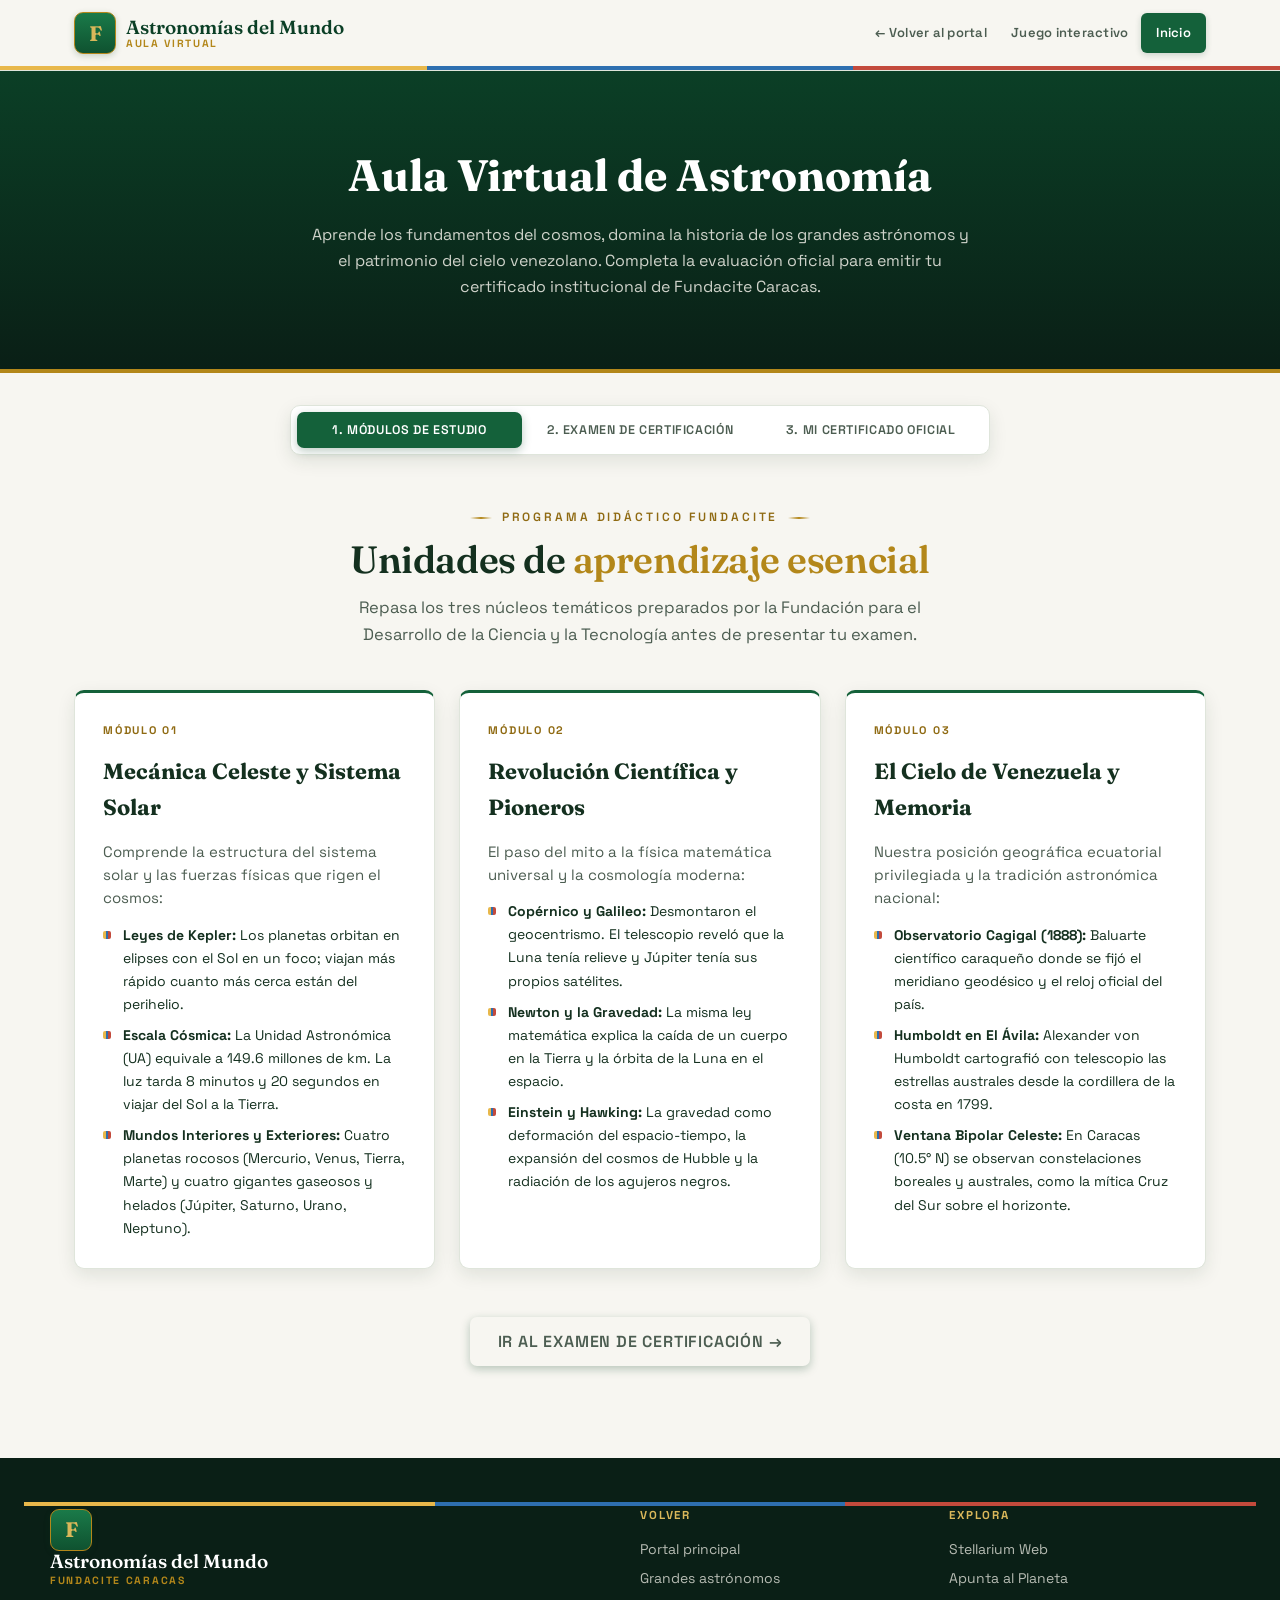
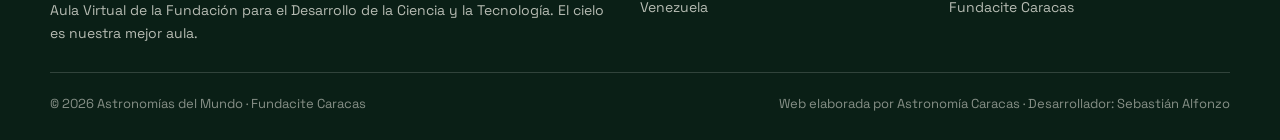
<file: aula.html>
<!DOCTYPE html>
<html lang="es" dir="ltr">
<head>
    <meta charset="UTF-8">
    <meta name="viewport" content="width=device-width, initial-scale=1.0">
    <title>Aula Virtual · Astronomías del Mundo · Fundacite Caracas</title>
    <meta name="description" content="Aula Virtual de Astronomía de Fundacite Caracas. Apartado en desarrollo: prueba unas preguntas básicas de astronomía.">
    <link rel="preconnect" href="https://fonts.googleapis.com">
    <link rel="preconnect" href="https://fonts.gstatic.com" crossorigin>
    <link href="https://fonts.googleapis.com/css2?family=Fraunces:ital,wght@0,500;0,600;0,700;1,500;1,600&family=Space+Grotesk:wght@400;500;600;700&family=IBM+Plex+Mono:wght@500&display=swap" rel="stylesheet">
    <meta name="theme-color" content="#f6f4ee">
    <link rel="stylesheet" href="css/style.css">
</head>
<body id="aula-pagina">
    <a class="skip-link" href="#sondeo">Saltar al contenido</a>

    <!-- ============ CABECERA ============ -->
    <header class="site-header">
        <div class="header-inner">
            <a class="brand" href="index.html">
                <span class="brand-mark" aria-hidden="true">F</span>
                <span class="brand-name">Astronomías del Mundo<span class="brand-sub">Aula Virtual</span></span>
            </a>
            <nav class="main-nav" aria-label="Navegación">
                <a href="index.html">← Volver al portal</a>
                <a href="juego.html">Juego interactivo</a>
                <a class="nav-cta" href="index.html">Inicio</a>
            </nav>
            <button class="menu-toggle" type="button" aria-label="Abrir menú">☰</button>
        </div>
    </header>

    <!-- ============ INTRO ============ -->
    <section class="aula-hero">
        <h1>Aula Virtual de Astronomía</h1>
        <p>Aprende los fundamentos del cosmos, domina la historia de los grandes astrónomos y el patrimonio del cielo venezolano. Completa la evaluación oficial para emitir tu certificado institucional de Fundacite Caracas.</p>
    </section>

    <!-- ============ PESTAÑAS DEL AULA ============ -->
    <div class="container" style="padding-top:32px;">
        <div class="aula-tabs" role="tablist">
            <button class="aula-tab active" data-tab="tab-modulos" type="button">1. Módulos de Estudio</button>
            <button class="aula-tab" data-tab="tab-examen" type="button">2. Examen de Certificación</button>
            <button class="aula-tab" data-tab="tab-cert" type="button">3. Mi Certificado Oficial</button>
        </div>
    </div>

    <!-- ============ CONTENIDO PRINCIPAL DEL AULA ============ -->
    <main id="sondeo" class="container" style="padding:10px 24px 72px">

        <!-- PANEL 1: MÓDULOS DE ESTUDIO -->
        <div class="aula-panel active" id="tab-modulos">
            <div class="section-head">
                <span class="section-eyebrow">Programa Didáctico Fundacite</span>
                <h2>Unidades de <span class="accent">aprendizaje esencial</span></h2>
                <p>Repasa los tres núcleos temáticos preparados por la Fundación para el Desarrollo de la Ciencia y la Tecnología antes de presentar tu examen.</p>
            </div>

            <div class="modulos-grid">
                <div class="modulo-card">
                    <span class="modulo-num">Módulo 01</span>
                    <h3>Mecánica Celeste y Sistema Solar</h3>
                    <p>Comprende la estructura del sistema solar y las fuerzas físicas que rigen el cosmos:</p>
                    <ul class="modulo-puntos">
                        <li><b>Leyes de Kepler:</b> Los planetas orbitan en elipses con el Sol en un foco; viajan más rápido cuanto más cerca están del perihelio.</li>
                        <li><b>Escala Cósmica:</b> La Unidad Astronómica (UA) equivale a 149.6 millones de km. La luz tarda 8 minutos y 20 segundos en viajar del Sol a la Tierra.</li>
                        <li><b>Mundos Interiores y Exteriores:</b> Cuatro planetas rocosos (Mercurio, Venus, Tierra, Marte) y cuatro gigantes gaseosos y helados (Júpiter, Saturno, Urano, Neptuno).</li>
                    </ul>
                </div>

                <div class="modulo-card">
                    <span class="modulo-num">Módulo 02</span>
                    <h3>Revolución Científica y Pioneros</h3>
                    <p>El paso del mito a la física matemática universal y la cosmología moderna:</p>
                    <ul class="modulo-puntos">
                        <li><b>Copérnico y Galileo:</b> Desmontaron el geocentrismo. El telescopio reveló que la Luna tenía relieve y Júpiter tenía sus propios satélites.</li>
                        <li><b>Newton y la Gravedad:</b> La misma ley matemática explica la caída de un cuerpo en la Tierra y la órbita de la Luna en el espacio.</li>
                        <li><b>Einstein y Hawking:</b> La gravedad como deformación del espacio-tiempo, la expansión del cosmos de Hubble y la radiación de los agujeros negros.</li>
                    </ul>
                </div>

                <div class="modulo-card">
                    <span class="modulo-num">Módulo 03</span>
                    <h3>El Cielo de Venezuela y Memoria</h3>
                    <p>Nuestra posición geográfica ecuatorial privilegiada y la tradición astronómica nacional:</p>
                    <ul class="modulo-puntos">
                        <li><b>Observatorio Cagigal (1888):</b> Baluarte científico caraqueño donde se fijó el meridiano geodésico y el reloj oficial del país.</li>
                        <li><b>Humboldt en El Ávila:</b> Alexander von Humboldt cartografió con telescopio las estrellas australes desde la cordillera de la costa en 1799.</li>
                        <li><b>Ventana Bipolar Celeste:</b> En Caracas (10.5° N) se observan constelaciones boreales y australes, como la mítica Cruz del Sur sobre el horizonte.</li>
                    </ul>
                </div>
            </div>

            <div style="text-align:center; margin-top:20px;">
                <button class="btn btn-primary aula-tab" data-tab="tab-examen" type="button" style="padding:14px 28px; font-size:16px;">
                    Ir al Examen de Certificación →
                </button>
            </div>
        </div>

        <!-- PANEL 2: EXAMEN DE CERTIFICACIÓN -->
        <div class="aula-panel" id="tab-examen">
            <div class="section-head">
                <span class="section-eyebrow">Evaluación Oficial</span>
                <h2>Examen de <span class="accent">Conocimientos Astronómicos</span></h2>
                <p>Diez preguntas para validar tu aprendizaje. Aprueba con 80% o más (mínimo 8 aciertos) para desbloquear y personalizar tu Certificado de Honor oficial.</p>
            </div>

            <div class="unidad">
                <div class="unidad-head">
                    <span class="unidad-num">Examen Oficial FDC-01</span>
                    <h2>Evaluación Teórica · Astronomías del Mundo</h2>
                </div>
                <div class="preguntas" id="preguntas"></div>
                <div class="unidad-acciones">
                    <button class="btn-check" id="sondeo-check" type="button">Comprobar respuestas</button>
                    <button class="btn-retry" id="sondeo-retry" type="button">Reintentar examen</button>
                    <span class="unidad-nota" id="sondeo-nota"></span>
                </div>

                <div id="cert-unlock-banner" style="display:none; margin-top:24px; padding:20px; background:var(--card); border:2px solid var(--gold); border-radius:12px; text-align:center;">
                    <span style="font-size:32px;">✦</span>
                    <h3 style="font-family:var(--serif); font-size:22px; color:var(--ink); margin:8px 0;">¡Felicitaciones! Has aprobado con excelencia</h3>
                    <p style="font-size:15px; color:var(--ink-soft); margin-bottom:16px;">Tu nota califica para la emisión del Diploma Oficial de Fundacite Caracas.</p>
                    <button class="btn btn-gold aula-tab" data-tab="tab-cert" type="button">
                        Ver y emitir mi Certificado Oficial
                    </button>
                </div>
            </div>
        </div>

        <!-- PANEL 3: CERTIFICADO OFICIAL -->
        <div class="aula-panel" id="tab-cert">
            <div class="section-head">
                <span class="section-eyebrow">Acreditación Oficial</span>
                <h2>Certificado <span class="accent">de Honor Fundacite</span></h2>
                <p>Ingresa tu nombre y apellido para plasmarlo en tu diploma. Puedes imprimirlo o guardarlo como documento digital en PDF.</p>
            </div>

            <div class="cert-container">
                <div style="max-width:480px; margin:0 auto 28px; text-align:center;">
                    <label for="cert-input-name" style="display:block; font-weight:700; font-size:14px; margin-bottom:8px; color:var(--ink);">
                        Nombre y Apellido del Estudiante:
                    </label>
                    <input type="text" id="cert-input-name" placeholder="Ej: Sebastián Alfonzo" style="width:100%; padding:12px 18px; border:2px solid var(--gold); border-radius:999px; font-size:16px; text-align:center; font-family:var(--serif); font-weight:700; color:var(--ink); background:var(--card);">
                </div>

                <!-- DIPLOMA IMPRIMIBLE -->
                <div class="cert-paper" id="cert-print-area">
                    <div class="cert-corner cert-c-tl" aria-hidden="true"></div>
                    <div class="cert-corner cert-c-tr" aria-hidden="true"></div>
                    <div class="cert-corner cert-c-bl" aria-hidden="true"></div>
                    <div class="cert-corner cert-c-br" aria-hidden="true"></div>

                    <div class="cert-seal" aria-hidden="true">✦</div>
                    <p class="cert-institution">Fundación para el Desarrollo de la Ciencia y la Tecnología · Fundacite Caracas</p>
                    <h2 class="cert-title">DIPLOMA DE RECONOCIMIENTO EN ASTRONOMÍA</h2>
                    <p class="cert-subtitle">Programa Educativo y Divulgativo «Astronomías del Mundo»</p>

                    <p class="cert-awarded-to">Certifica con honor que:</p>
                    <div class="cert-student-name" id="cert-target-name">Nombre del Estudiante</div>

                    <p class="cert-body-text">
                        Ha completado satisfactoriamente el itinerario de formación astronómica, demostrando solvencia teórica en mecánica celeste, historia de los grandes astrónomos de la humanidad y el patrimonio astronómico de Venezuela.
                    </p>

                    <div class="cert-signatures">
                        <div class="cert-sign-col">
                            <div class="cert-signature-line">Dirección de Divulgación Científica</div>
                            <span class="cert-sign-role">Fundacite Caracas</span>
                        </div>
                        <div class="cert-sign-col">
                            <div class="cert-signature-line">Coordinación de Semilleros Científicos</div>
                            <span class="cert-sign-role">Caracas, Venezuela</span>
                        </div>
                    </div>

                    <div class="cert-meta">
                        <span><b>Fecha de Emisión:</b> <span id="cert-target-date">Septiembre de 2026</span></span>
                        <span><b>Código de Verificación:</b> <span id="cert-target-folio">FDC-CARACAS-2026-X77</span></span>
                    </div>
                </div>

                <div class="cert-actions-bar">
                    <button class="btn btn-primary" id="cert-print-btn" type="button">
                        Imprimir / Guardar en PDF
                    </button>
                    <button class="btn btn-gold aula-tab" data-tab="tab-modulos" type="button">
                        ← Volver a los Módulos
                    </button>
                </div>
            </div>
        </div>

    </main>

    <!-- ============ PIE ============ -->
    <footer class="footer">
        <div class="footer-inner">
            <div class="footer-grid">
                <div class="footer-about">
                    <a class="brand" href="index.html" style="margin-right:auto">
                        <span class="brand-mark" aria-hidden="true">F</span>
                        <span class="brand-name" style="color:#fff">Astronomías del Mundo<span class="brand-sub">Fundacite Caracas</span></span>
                    </a>
                    <p>Aula Virtual de la Fundación para el Desarrollo de la Ciencia y la Tecnología. El cielo es nuestra mejor aula.</p>
                </div>
                <div>
                    <h4>Volver</h4>
                    <a href="index.html">Portal principal</a>
                    <a href="index.html#astronomos">Grandes astrónomos</a>
                    <a href="index.html#venezuela">Venezuela</a>
                </div>
                <div>
                    <h4>Explora</h4>
                    <a href="https://stellarium-web.org/" target="_blank" rel="noopener">Stellarium Web</a>
                    <a href="juego.html">Apunta al Planeta</a>
                    <a href="https://fundacite-caracas.com/" target="_blank" rel="noopener">Fundacite Caracas</a>
                </div>
            </div>
            <div class="footer-bottom">
                <span>© <span id="year">2026</span> Astronomías del Mundo · Fundacite Caracas</span>
                <span>Web elaborada por Astronomía Caracas · Desarrollador: Sebastián Alfonzo</span>
            </div>
        </div>
    </footer>

    <script src="js/main.js" defer></script>
</body>
</html>
</file>
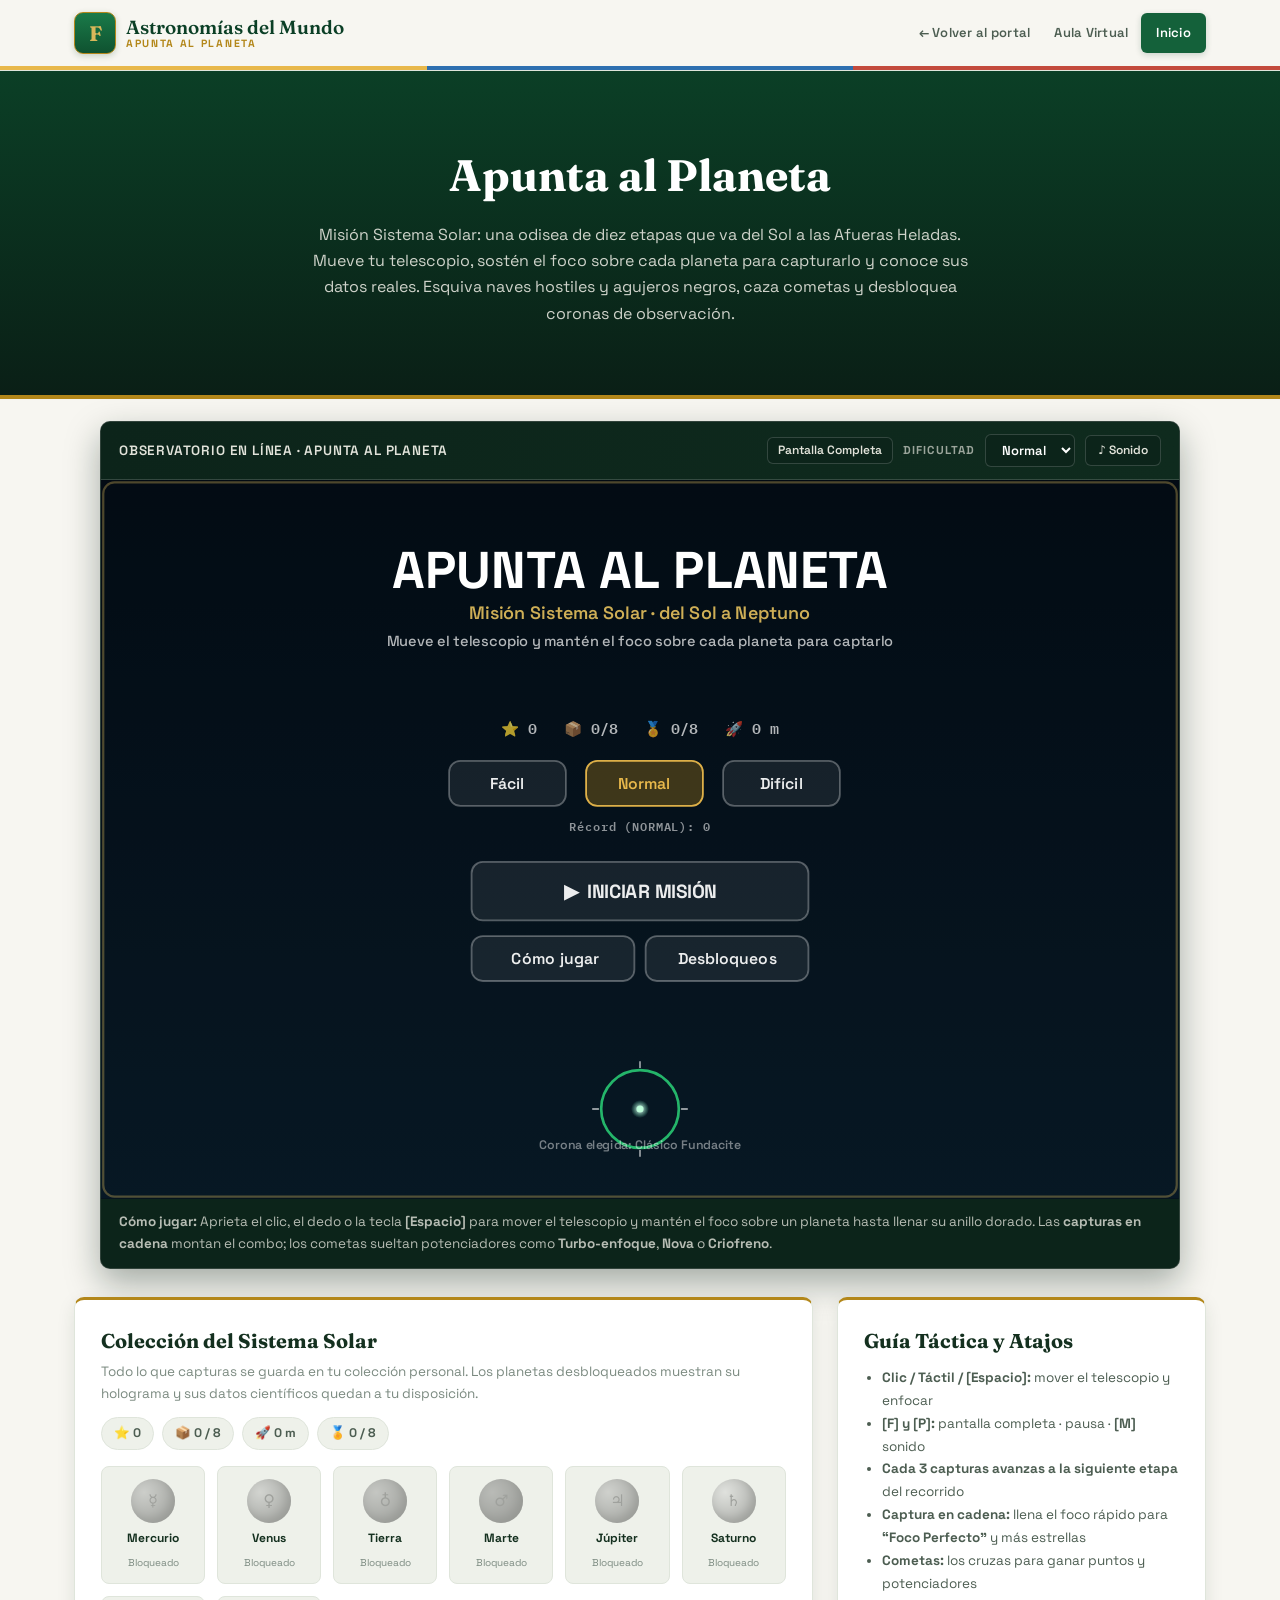
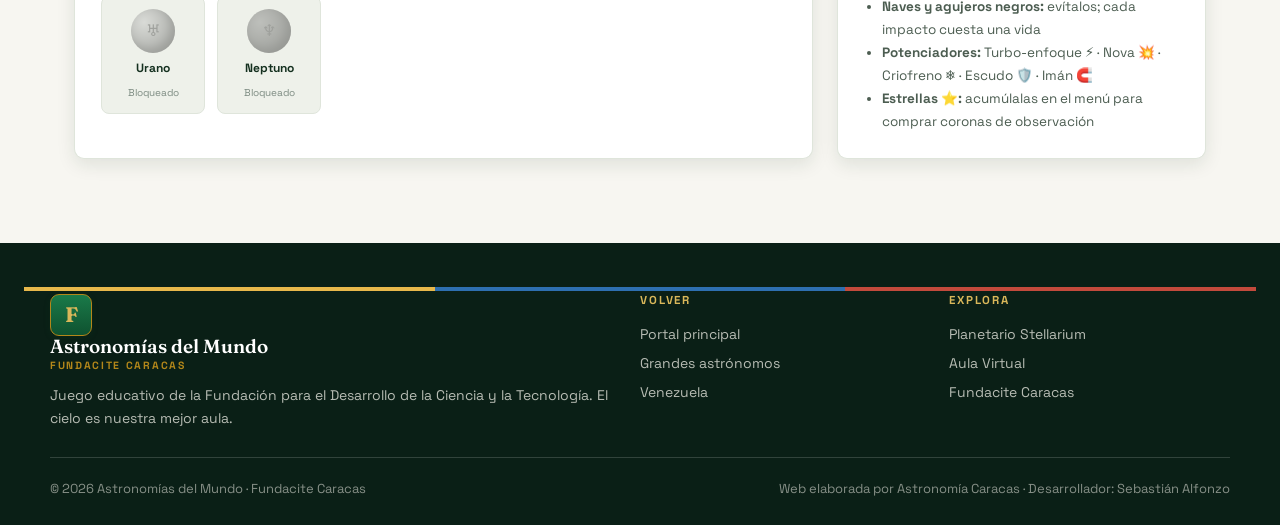
<file: juego.html>
<!DOCTYPE html>
<html lang="es" dir="ltr">
<head>
    <meta charset="UTF-8">
    <meta name="viewport" content="width=device-width, initial-scale=1.0">
    <title>Apunta al Planeta · Misión Sistema Solar · Astronomías del Mundo</title>
    <meta name="description" content="Misión Sistema Solar, el juego astronómico de Fundacite Caracas: viaja del Sol a Neptuno, enfoca los planetas con tu telescopio, aprende ciencia real, esquiva naves y agujeros negros y desbloquea coronas de observación.">
    <link rel="preconnect" href="https://fonts.googleapis.com">
    <link rel="preconnect" href="https://fonts.gstatic.com" crossorigin>
    <link href="https://fonts.googleapis.com/css2?family=Fraunces:ital,wght@0,500;0,600;0,700;1,500;1,600&family=Space+Grotesk:wght@400;500;600;700&family=IBM+Plex+Mono:wght@500&display=swap" rel="stylesheet">
    <meta name="theme-color" content="#f6f4ee">
    <link rel="stylesheet" href="css/style.css">
</head>
<body id="juego-pagina">
    <a class="skip-link" href="#juego">Saltar al contenido</a>

    <!-- ============ CABECERA ============ -->
    <header class="site-header">
        <div class="header-inner">
            <a class="brand" href="index.html">
                <span class="brand-mark" aria-hidden="true">F</span>
                <span class="brand-name">Astronomías del Mundo<span class="brand-sub">Apunta al Planeta</span></span>
            </a>
            <nav class="main-nav" aria-label="Navegación">
                <a href="index.html">← Volver al portal</a>
                <a href="aula.html">Aula Virtual</a>
                <a class="nav-cta" href="index.html">Inicio</a>
            </nav>
            <button class="menu-toggle" type="button" aria-label="Abrir menú">☰</button>
        </div>
    </header>

    <!-- ============ INTRO ============ -->
    <section class="aula-hero">
        <h1>Apunta al Planeta</h1>
        <p>Misión Sistema Solar: una odisea de diez etapas que va del Sol a las Afueras Heladas. Mueve tu telescopio, sostén el foco sobre cada planeta para capturarlo y conoce sus datos reales. Esquiva naves hostiles y agujeros negros, caza cometas y desbloquea coronas de observación.</p>
    </section>

    <!-- ============ JUEGO ============ -->
    <main id="juego" class="container" style="padding:22px 24px 64px">
        <div class="sky-frame">
            <div class="sky-frame-head">
                <span>Observatorio en línea · Apunta al Planeta</span>
                <span class="juego-controls">
                    <button id="game-fullscreen" type="button" class="action-pill-btn" style="padding:4px 10px; font-size:12px;" aria-label="Pantalla completa">Pantalla Completa</button>
                    <label for="game-dif" class="dif-label">Dificultad</label>
                    <select id="game-dif" aria-label="Dificultad">
                        <option value="0">Fácil</option>
                        <option value="1" selected>Normal</option>
                        <option value="2">Difícil</option>
                    </select>
                    <button id="game-sound" type="button" aria-label="Silenciar sonido">Sonido</button>
                </span>
            </div>
            <div class="juego-canvas-wrap">
                <canvas id="game-canvas" width="960" height="640" tabindex="0" aria-label="Juego Apunta al Planeta: Misión Sistema Solar. Apunta y captura los planetas">Tu navegador no soporta este juego.</canvas>
            </div>
            <p class="sky-hint"><b>Cómo jugar:</b> Aprieta el clic, el dedo o la tecla <b>[Espacio]</b> para mover el telescopio y mantén el foco sobre un planeta hasta llenar su anillo dorado. Las <b>capturas en cadena</b> montan el combo; los cometas sueltan potenciadores como <b>Turbo-enfoque</b>, <b>Nova</b> o <b>Criofreno</b>.</p>
        </div>

        <!-- ============ EXTRAS DEL JUEGO: TROFEOS Y GUÍA ============ -->
        <div class="game-extras-grid">
            <div class="trophy-shelf-card">
                <h3 class="trophy-shelf-title">Colección del Sistema Solar</h3>
                <p style="font-size:13.5px; color:var(--muted); margin:0 0 8px;">Todo lo que capturas se guarda en tu colección personal. Los planetas desbloqueados muestran su holograma y sus datos científicos quedan a tu disposición.</p>
                <div class="game-stats-line" id="game-stats"></div>

                <div class="trophy-shelf-grid" id="trophy-shelf-grid">
                    <div class="trophy-planet-item" id="trophy-Mercurio" data-planeta="Mercurio" title="Mercurio">
                        <div class="trophy-planet-disc" style="background: radial-gradient(circle at 30% 30%, #9a9a9a, #222);">☿</div>
                        <span class="trophy-planet-name">Mercurio</span>
                        <span class="trophy-planet-status">Bloqueado</span>
                    </div>
                    <div class="trophy-planet-item" id="trophy-Venus" data-planeta="Venus" title="Venus">
                        <div class="trophy-planet-disc" style="background: radial-gradient(circle at 30% 30%, #d9a44a, #332000);">♀</div>
                        <span class="trophy-planet-name">Venus</span>
                        <span class="trophy-planet-status">Bloqueado</span>
                    </div>
                    <div class="trophy-planet-item" id="trophy-Tierra" data-planeta="Tierra" title="Tierra">
                        <div class="trophy-planet-disc" style="background: radial-gradient(circle at 30% 30%, #4f8ed9, #0a2040);">♁</div>
                        <span class="trophy-planet-name">Tierra</span>
                        <span class="trophy-planet-status">Bloqueado</span>
                    </div>
                    <div class="trophy-planet-item" id="trophy-Marte" data-planeta="Marte" title="Marte">
                        <div class="trophy-planet-disc" style="background: radial-gradient(circle at 30% 30%, #c1543c, #3a0d05);">♂</div>
                        <span class="trophy-planet-name">Marte</span>
                        <span class="trophy-planet-status">Bloqueado</span>
                    </div>
                    <div class="trophy-planet-item" id="trophy-Júpiter" data-planeta="Júpiter" title="Júpiter">
                        <div class="trophy-planet-disc" style="background: radial-gradient(circle at 30% 30%, #c89a63, #382410);">♃</div>
                        <span class="trophy-planet-name">Júpiter</span>
                        <span class="trophy-planet-status">Bloqueado</span>
                    </div>
                    <div class="trophy-planet-item" id="trophy-Saturno" data-planeta="Saturno" title="Saturno">
                        <div class="trophy-planet-disc" style="background: radial-gradient(circle at 30% 30%, #e0c98f, #403418);">♄</div>
                        <span class="trophy-planet-name">Saturno</span>
                        <span class="trophy-planet-status">Bloqueado</span>
                    </div>
                    <div class="trophy-planet-item" id="trophy-Urano" data-planeta="Urano" title="Urano">
                        <div class="trophy-planet-disc" style="background: radial-gradient(circle at 30% 30%, #7fc9c9, #103434);">♅</div>
                        <span class="trophy-planet-name">Urano</span>
                        <span class="trophy-planet-status">Bloqueado</span>
                    </div>
                    <div class="trophy-planet-item" id="trophy-Neptuno" data-planeta="Neptuno" title="Neptuno">
                        <div class="trophy-planet-disc" style="background: radial-gradient(circle at 30% 30%, #5a74c4, #0e183a);">♆</div>
                        <span class="trophy-planet-name">Neptuno</span>
                        <span class="trophy-planet-status">Bloqueado</span>
                    </div>
                </div>
            </div>

            <div class="trophy-shelf-card">
                <h3 class="trophy-shelf-title">Guía Táctica y Atajos</h3>
                <ul style="font-size:13.5px; color:var(--ink-soft); padding-left:18px; line-height:1.7; margin-top:10px;">
                    <li><b>Clic / Táctil / [Espacio]:</b> mover el telescopio y enfocar</li>
                    <li><b>[F] y [P]:</b> pantalla completa · pausa · <b>[M]</b> sonido</li>
                    <li><b>Cada <b>3 capturas</b> avanzas a la siguiente etapa</b> del recorrido</li>
                    <li><b>Captura en cadena:</b> llena el foco rápido para <b>“Foco Perfecto”</b> y más estrellas</li>
                    <li><b>Cometas:</b> los cruzas para ganar puntos y potenciadores</li>
                    <li><b>Naves y agujeros negros:</b> evítalos; cada impacto cuesta una vida</li>
                    <li><b>Potenciadores:</b> Turbo-enfoque ⚡ · Nova 💥 · Criofreno ❄️ · Escudo 🛡️ · Imán 🧲</li>
                    <li><b>Estrellas ⭐:</b> acumúlalas en el menú para comprar coronas de observación</li>
                </ul>
            </div>
        </div>
    </main>

    <!-- ============ PIE ============ -->
    <footer class="footer">
        <div class="footer-inner">
            <div class="footer-grid">
                <div class="footer-about">
                    <a class="brand" href="index.html" style="margin-right:auto">
                        <span class="brand-mark" aria-hidden="true">F</span>
                        <span class="brand-name" style="color:#fff">Astronomías del Mundo<span class="brand-sub">Fundacite Caracas</span></span>
                    </a>
                    <p>Juego educativo de la Fundación para el Desarrollo de la Ciencia y la Tecnología. El cielo es nuestra mejor aula.</p>
                </div>
                <div>
                    <h4>Volver</h4>
                    <a href="index.html">Portal principal</a>
                    <a href="index.html#astronomos">Grandes astrónomos</a>
                    <a href="index.html#venezuela">Venezuela</a>
                </div>
                <div>
                    <h4>Explora</h4>
                    <a href="index.html#planetario">Planetario Stellarium</a>
                    <a href="aula.html">Aula Virtual</a>
                    <a href="https://fundacite-caracas.com/" target="_blank" rel="noopener">Fundacite Caracas</a>
                </div>
            </div>
            <div class="footer-bottom">
                <span>© <span id="year">2026</span> Astronomías del Mundo · Fundacite Caracas</span>
                <span>Web elaborada por Astronomía Caracas · Desarrollador: Sebastián Alfonzo</span>
            </div>
        </div>
    </footer>

    <script src="js/planetas.js" defer></script>
</body>
</html>
</file>
<file: css/style.css>
/* ============================================================
   ASTRONOMÍAS DEL MUNDO · FUNDACITE CARACAS
   Identidad institucional ministerial (clara de gobierno).
   Verde oficial · dorado · banda tricolor · sobrio y formal.
   ============================================================ */

:root {
    --paper: #f7f6f1;
    --paper-2: #eef1ea;
    --card: #ffffff;
    --ink: #14301f;
    --ink-soft: #4c5d51;
    --muted: #7b8a80;
    --line: #dfe5db;
    --green: #14613a;
    --green-deep: #0b3f26;
    --green-soft: #1a7a49;
    --gold: #b3871a;
    --gold-soft: #d9b75a;
    --gold-deep: #8f6a12;
    --red: #c23b2e;
    --blue: #2e6fb0;
    --night: #0a1f16;
    --night-2: #0f2b1e;
    --night-3: #0c241a;
    --night-line: rgba(255, 255, 255, 0.16);
    --white: #ffffff;
    --serif: "Fraunces", Georgia, "Times New Roman", serif;
    --sans: "Space Grotesk", system-ui, -apple-system, "Segoe UI", Roboto, Arial, sans-serif;
    --mono: "IBM Plex Mono", ui-monospace, SFMono-Regular, Consolas, monospace;
    --max: 1180px;
    --radius: 10px;
    --shadow: 0 6px 18px rgba(20, 48, 31, 0.10);
    --shadow-lg: 0 14px 34px rgba(20, 48, 31, 0.16);
    --tricolor: linear-gradient(90deg,
        #e8b84b 0%, #e8b84b 33.333%,
        #2e6fb0 33.334%, #2e6fb0 66.666%,
        #c34a3c 66.667%, #c34a3c 100%);
}

* { margin: 0; padding: 0; box-sizing: border-box; }

html { scroll-behavior: smooth; }

body {
    font-family: var(--sans);
    background: var(--paper);
    color: var(--ink);
    line-height: 1.65;
    font-size: 16px;
    -webkit-font-smoothing: antialiased;
}

img { max-width: 100%; display: block; }
a { color: inherit; }

::selection { background: rgba(184, 135, 26, 0.22); color: var(--green-deep); }

::-webkit-scrollbar { width: 11px; height: 11px; }
::-webkit-scrollbar-track { background: #e8ebE2; }
::-webkit-scrollbar-thumb { background: #b9c4ba; border-radius: 8px; border: 2px solid #e8ebe2; }
::-webkit-scrollbar-thumb:hover { background: #9fae9f; }

:focus-visible {
    outline: 3px solid var(--gold);
    outline-offset: 2px;
    border-radius: 4px;
}

.container { max-width: var(--max); margin: 0 auto; }

.section, .unidades, #inicio { scroll-margin-top: 78px; }

.skip-link {
    position: absolute;
    left: -9999px;
    top: 0;
    background: var(--green);
    color: #fff;
    padding: 10px 16px;
    z-index: 100;
    border-radius: 0 0 8px 0;
}
.skip-link:focus { left: 8px; top: 8px; }

/* ============================================================
   MÁSTIL INSTITUCIONAL
   ============================================================ */

.site-header {
    position: sticky;
    top: 0;
    z-index: 50;
    background: rgba(247, 246, 241, 0.97);
    -webkit-backdrop-filter: blur(10px);
    backdrop-filter: blur(10px);
    border-bottom: 1px solid var(--line);
}

.site-header::after {
    content: "";
    display: block;
    height: 4px;
    background: var(--tricolor);
}

.header-inner {
    max-width: var(--max);
    margin: 0 auto;
    padding: 12px 24px;
    display: flex;
    align-items: center;
    gap: 16px;
}

.brand {
    display: flex;
    align-items: center;
    gap: 10px;
    text-decoration: none;
    margin-right: auto;
}

.brand-mark {
    width: 42px;
    height: 42px;
    border-radius: 9px;
    background: linear-gradient(180deg, #1a7a49, #0f5230);
    border: 1px solid var(--gold);
    display: grid;
    place-items: center;
    color: var(--gold-soft);
    font-size: 21px;
    font-family: var(--serif);
    font-weight: 700;
    line-height: 1;
    box-shadow: 0 2px 6px rgba(15, 67, 38, 0.22);
}

.brand-name {
    font-family: var(--serif);
    font-size: 19px;
    font-weight: 600;
    color: var(--green-deep);
    line-height: 1.1;
}

.brand-sub {
    display: block;
    font-family: var(--sans);
    font-size: 10.5px;
    letter-spacing: 0.16em;
    text-transform: uppercase;
    color: var(--gold);
    font-weight: 700;
}

.main-nav { display: flex; align-items: center; gap: 2px; flex-wrap: wrap; }

.main-nav a {
    position: relative;
    text-decoration: none;
    color: var(--ink-soft);
    font-size: 13px;
    font-weight: 600;
    padding: 8px 11px;
    border-radius: 6px;
    letter-spacing: 0.02em;
}

.main-nav a:hover { color: var(--green); background: rgba(20, 97, 58, 0.08); }

.main-nav a::after {
    content: "";
    position: absolute;
    left: 11px;
    right: 11px;
    bottom: 2px;
    height: 2px;
    background: var(--gold);
    border-radius: 2px;
    transform: scaleX(0);
    transform-origin: left;
    transition: transform 0.2s ease;
}
.main-nav a:hover::after { transform: scaleX(1); }

.main-nav .nav-cta {
    background: var(--green);
    color: #fff;
    border-radius: 6px;
    padding: 9px 15px;
    box-shadow: 0 2px 6px rgba(15, 67, 38, 0.2);
}
.main-nav .nav-cta::after { display: none; }
.main-nav .nav-cta:hover { background: var(--green-soft); color: #fff; }

.menu-toggle {
    display: none;
    background: var(--card);
    border: 1px solid var(--line);
    border-radius: 8px;
    font-size: 20px;
    padding: 6px 10px;
    cursor: pointer;
    color: var(--ink);
}

.header-actions { display: flex; align-items: center; gap: 8px; margin-left: auto; }

.action-pill-btn {
    display: inline-flex;
    align-items: center;
    gap: 6px;
    background: var(--card);
    border: 1px solid var(--line);
    color: var(--ink);
    padding: 7px 12px;
    border-radius: 6px;
    font-size: 12.5px;
    font-weight: 600;
    cursor: pointer;
    font-family: var(--sans);
    transition: border-color 0.2s ease, color 0.2s ease;
}
.action-pill-btn:hover { border-color: var(--gold); color: var(--gold-deep); }

/* ============================================================
   HERO INSTITUCIONAL (banda oficial verde)
   ============================================================ */

.hero {
    position: relative;
    overflow: hidden;
    background:
        radial-gradient(720px 400px at 82% -10%, rgba(217, 183, 90, 0.16), transparent 65%),
        radial-gradient(760px 420px at 12% 112%, rgba(26, 122, 73, 0.28), transparent 65%),
        linear-gradient(180deg, var(--green-deep) 0%, #11482c 60%, var(--night) 100%);
    color: #fff;
    padding: 92px 24px 84px;
    border-bottom: 4px solid var(--gold);
}

.hero::before {
    content: "";
    position: absolute;
    inset: 0;
    background-image:
        radial-gradient(1.3px 1.3px at 12% 22%, rgba(255,255,255,0.9) 50%, transparent 51%),
        radial-gradient(1.1px 1.1px at 34% 8%, rgba(217,183,90,0.9) 50%, transparent 51%),
        radial-gradient(1.4px 1.4px at 52% 18%, rgba(255,255,255,0.75) 50%, transparent 51%),
        radial-gradient(1px 1px at 64% 6%, rgba(255,255,255,0.8) 50%, transparent 51%),
        radial-gradient(1.4px 1.4px at 71% 26%, rgba(217,183,90,0.8) 50%, transparent 51%),
        radial-gradient(1.1px 1.1px at 82% 12%, rgba(255,255,255,0.85) 50%, transparent 51%),
        radial-gradient(1.2px 1.2px at 8% 54%, rgba(255,255,255,0.6) 50%, transparent 51%),
        radial-gradient(1px 1px at 22% 68%, rgba(255,255,255,0.55) 50%, transparent 51%),
        radial-gradient(1.3px 1.3px at 44% 46%, rgba(255,255,255,0.6) 50%, transparent 51%),
        radial-gradient(1.1px 1.1px at 58% 60%, rgba(217,183,90,0.6) 50%, transparent 51%),
        radial-gradient(1.4px 1.4px at 90% 46%, rgba(255,255,255,0.65) 50%, transparent 51%),
        radial-gradient(1.2px 1.2px at 30% 86%, rgba(255,255,255,0.5) 50%, transparent 51%),
        radial-gradient(1.2px 1.2px at 66% 88%, rgba(255,255,255,0.45) 50%, transparent 51%);
}

.hero-canvas { position: absolute; inset: 0; width: 100%; height: 100%; z-index: 1; pointer-events: auto; }

.hero-inner {
    position: relative;
    z-index: 2;
    max-width: 840px;
    margin: 0 auto;
    text-align: center;
    pointer-events: none;
}

.hero-inner a, .hero-inner button, .hero-inner span { pointer-events: auto; }

.hero-eyebrow {
    display: inline-flex;
    align-items: center;
    gap: 10px;
    font-family: var(--sans);
    font-weight: 600;
    font-size: 12px;
    letter-spacing: 0.26em;
    text-transform: uppercase;
    color: var(--gold-soft);
    margin-bottom: 16px;
}

.hero-eyebrow::before {
    content: "";
    width: 14px;
    height: 14px;
    border-radius: 3px;
    background: linear-gradient(135deg, #e8b84b 0 33.33%, #2e6fb0 33.34% 66.66%, #c34a3c 66.67%);
}

.hero h1 {
    font-family: var(--serif);
    font-weight: 600;
    font-size: clamp(36px, 5vw, 58px);
    line-height: 1.1;
    letter-spacing: -0.01em;
    margin-bottom: 18px;
    color: #fff;
    text-wrap: balance;
}

.hero h1 em { color: var(--gold-soft); font-style: italic; }

.hero p.lead {
    font-size: 17.5px;
    line-height: 1.7;
    color: rgba(250, 248, 240, 0.85);
    max-width: 720px;
    margin: 0 auto 30px;
    text-wrap: balance;
}

.hero-actions { display: flex; flex-wrap: wrap; justify-content: center; gap: 12px; }

.hero-stats {
    display: flex;
    justify-content: center;
    gap: 8px 26px;
    flex-wrap: wrap;
    margin-top: 44px;
    color: rgba(250, 248, 240, 0.72);
    font-size: 13.5px;
}

.hero-stats b {
    display: block;
    font-family: var(--serif);
    font-size: 26px;
    color: var(--gold-soft);
    line-height: 1.15;
}

/* ============================================================
   BOTONES OFICIALES
   ============================================================ */

.btn {
    display: inline-block;
    text-decoration: none;
    font-family: var(--sans);
    font-weight: 600;
    font-size: 13.5px;
    letter-spacing: 0.05em;
    text-transform: uppercase;
    padding: 13px 24px;
    border-radius: 7px;
    border: 0;
    cursor: pointer;
    transition: transform 0.15s ease, background 0.15s ease, box-shadow 0.15s ease;
}
.btn:hover { transform: translateY(-1px); }

.btn-primary { background: var(--green); color: #fff; box-shadow: 0 3px 10px rgba(15, 67, 38, 0.28); }
.btn-primary:hover { background: var(--green-soft); box-shadow: 0 6px 16px rgba(15, 67, 38, 0.34); }

.btn-gold {
    background: linear-gradient(180deg, #e0b23c, #c9971f);
    color: #1a2200;
    border: 1px solid var(--gold-deep);
    box-shadow: 0 3px 10px rgba(143, 106, 18, 0.28);
}
.btn-gold:hover { background: linear-gradient(180deg, #ecc14f, #d6a62c); box-shadow: 0 6px 16px rgba(143, 106, 18, 0.34); }

.btn-ghost {
    background: transparent;
    border: 1.5px solid rgba(255, 255, 255, 0.5);
    color: #fff;
}
.btn-ghost:hover { border-color: #fff; background: rgba(255, 255, 255, 0.08); }

/* ============================================================
   SECCIONES
   ============================================================ */

.section { padding: 72px 24px; }
.section-alt { background: var(--paper-2); }

.section-head {
    max-width: 780px;
    margin: 0 auto 42px;
    text-align: center;
}

.section-eyebrow {
    display: inline-flex;
    align-items: center;
    gap: 10px;
    font-family: var(--sans);
    font-size: 12px;
    font-weight: 600;
    letter-spacing: 0.24em;
    text-transform: uppercase;
    color: var(--gold-deep);
    margin-bottom: 10px;
}

.section-eyebrow::before,
.section-eyebrow::after {
    content: "";
    width: 22px;
    height: 1.5px;
    background: linear-gradient(90deg, transparent, var(--gold), transparent);
}

.section-head h2 {
    font-family: var(--serif);
    font-weight: 600;
    font-size: clamp(27px, 4vw, 38px);
    letter-spacing: -0.012em;
    line-height: 1.15;
    margin-bottom: 12px;
    color: var(--ink);
    text-wrap: balance;
}

.section-head h2 .accent { color: var(--gold); }

.section-head p {
    color: var(--ink-soft);
    font-size: 16.5px;
    text-wrap: balance;
}

/* ============================================================
   TARJETAS / FICHAS
   ============================================================ */

.cards { display: grid; grid-template-columns: repeat(auto-fit, minmax(255px, 1fr)); gap: 20px; }
.cards-4 { grid-template-columns: repeat(auto-fit, minmax(240px, 1fr)); }

.card {
    background: var(--card);
    border: 1px solid var(--line);
    border-top: 3px solid var(--gold);
    border-radius: var(--radius);
    overflow: hidden;
    box-shadow: var(--shadow);
    display: flex;
    flex-direction: column;
}

.card img { width: 100%; height: 230px; object-fit: cover; object-position: 50% 18%; background: var(--paper-2); }
.card-body { padding: 18px 20px 20px; display: flex; flex-direction: column; gap: 8px; flex: 1; }

.card-tag {
    align-self: flex-start;
    font-family: var(--sans);
    font-size: 10.5px;
    font-weight: 700;
    letter-spacing: 0.12em;
    text-transform: uppercase;
    color: var(--gold-deep);
    background: rgba(184, 135, 26, 0.1);
    border: 1px solid rgba(184, 135, 26, 0.35);
    border-radius: 6px;
    padding: 3px 10px;
}

.card h3 { font-family: var(--serif); font-size: 20px; color: var(--ink); }
.card .sub { font-size: 13px; color: var(--muted); font-weight: 600; }
.card p { font-size: 14.5px; color: var(--ink-soft); }

.card ul {
    list-style: none;
    display: flex;
    flex-wrap: wrap;
    gap: 6px;
    margin-top: auto;
    padding-top: 8px;
}
.card ul li {
    font-size: 12px;
    background: var(--paper-2);
    border-radius: 6px;
    padding: 4px 10px;
    color: var(--ink-soft);
    font-weight: 600;
}

.fichas { display: grid; grid-template-columns: repeat(auto-fit, minmax(280px, 1fr)); gap: 20px; }

.ficha {
    background: var(--card);
    border: 1px solid var(--line);
    border-top: 4px solid var(--gold);
    border-radius: var(--radius);
    padding: 22px;
    box-shadow: var(--shadow);
    transition: transform 0.18s ease, box-shadow 0.18s ease;
}
.ficha:hover { transform: translateY(-3px); box-shadow: var(--shadow-lg); }

.ficha h3 { font-family: var(--serif); font-size: 19px; margin: 12px 0 6px; color: var(--ink); }

.ficha .ico {
    font-size: 28px;
    width: 56px;
    height: 56px;
    border-radius: 10px;
    display: grid;
    place-items: center;
    background: var(--green);
    border: 1px solid var(--gold);
    color: var(--gold-soft);
}

.ficha p { font-size: 14.5px; color: var(--ink-soft); }

.ficha .label {
    display: inline-block;
    font-size: 10.5px;
    font-weight: 700;
    letter-spacing: 0.14em;
    margin-top: 12px;
    color: var(--gold-deep);
    text-transform: uppercase;
}

/* Línea de hitos */
.ruta { max-width: 900px; margin: 0 auto; display: grid; gap: 0; }

.hito {
    position: relative;
    display: grid;
    grid-template-columns: 110px 1fr;
    gap: 22px;
    padding-bottom: 26px;
}

.hito:not(:last-child)::before {
    content: "";
    position: absolute;
    left: 54px;
    top: 86px;
    bottom: 8px;
    width: 2px;
    background: var(--gold-soft);
}

.hito-date {
    width: 110px;
    height: 66px;
    border: 2px solid var(--gold);
    background: var(--card);
    border-radius: 10px;
    display: grid;
    place-items: center;
    font-family: var(--serif);
    font-weight: 700;
    color: var(--gold-deep);
    text-align: center;
    font-size: 13px;
    box-shadow: var(--shadow);
}

.hito-body { padding-top: 2px; }
.hito-body h3 { font-family: var(--serif); font-size: 19px; margin-bottom: 4px; color: var(--ink); }
.hito-body p { color: var(--ink-soft); font-size: 14.5px; }

/* Venezuela */
.venezuela-grid {
    display: grid;
    grid-template-columns: 1fr 1fr;
    gap: 30px;
    align-items: center;
}

.venezuela-grid img {
    width: 100%;
    border-radius: var(--radius);
    border: 1px solid var(--line);
    box-shadow: var(--shadow-lg);
}

.venezuela-text h3 { font-family: var(--serif); font-size: 24px; margin-bottom: 12px; color: var(--ink); }
.venezuela-text p { color: var(--ink-soft); margin-bottom: 14px; }
.venezuela-text .flag {
    font-size: 15px;
    letter-spacing: 0.18em;
    color: var(--gold-deep);
    border-left: 3px solid var(--gold);
    padding-left: 12px;
}

/* ============================================================
   CIELO DE CARACAS (panel en vivo)
   ============================================================ */

.caracas-sky-dashboard {
    display: grid;
    grid-template-columns: repeat(auto-fit, minmax(290px, 1fr));
    gap: 20px;
    margin-bottom: 34px;
}

.sky-stat-card {
    background: var(--card);
    border: 1px solid var(--line);
    border-top: 3px solid var(--gold);
    border-radius: var(--radius);
    padding: 22px;
    box-shadow: var(--shadow);
    display: flex;
    flex-direction: column;
    gap: 12px;
}

.sky-stat-header { display: flex; align-items: center; justify-content: space-between; }

.sky-stat-tag {
    font-family: var(--sans);
    font-size: 10.5px;
    font-weight: 700;
    letter-spacing: 0.14em;
    text-transform: uppercase;
    color: var(--gold-deep);
}

.moon-visual-wrap { display: flex; align-items: center; gap: 18px; margin: 8px 0; }

.moon-svg-disc { width: 68px; height: 68px; }
.moon-svg-disc circle { stroke: var(--green); }

.sidereal-clock-face {
    font-family: var(--mono);
    font-size: 30px;
    font-weight: 700;
    letter-spacing: 0.08em;
    color: var(--green);
    background: var(--paper-2);
    padding: 12px 16px;
    border-radius: 8px;
    text-align: center;
    border: 1px solid var(--line);
}

/* ============================================================
   HERRAMIENTAS
   ============================================================ */

.tools-grid { display: grid; grid-template-columns: repeat(auto-fit, minmax(300px, 1fr)); gap: 22px; }

.tool {
    background: var(--card);
    border: 1px solid var(--line);
    border-top: 3px solid var(--green);
    border-radius: var(--radius);
    padding: 24px;
    box-shadow: var(--shadow);
}

.tool h3 { font-family: var(--serif); font-size: 19px; margin-bottom: 4px; color: var(--ink); }
.tool .tool-tag { font-size: 11px; color: var(--gold-deep); font-weight: 700; letter-spacing: 0.12em; text-transform: uppercase; }
.tool .field { margin-top: 14px; }
.tool label { display: block; font-size: 13px; font-weight: 700; color: var(--ink-soft); margin-bottom: 6px; }

.tool input[type="number"],
.tool select {
    width: 100%;
    border: 1.5px solid var(--line);
    border-radius: 8px;
    padding: 10px 12px;
    font-size: 16px;
    background: var(--card);
    color: var(--ink);
}
.tool select { cursor: pointer; }
.tool input:focus, .tool select:focus { border-color: var(--green); outline: none; box-shadow: 0 0 0 3px rgba(20, 97, 58, 0.12); }

.tool .tool-btn {
    margin-top: 14px;
    background: var(--green);
    color: #fff;
    border: 0;
    border-radius: 7px;
    padding: 10px 18px;
    font-family: var(--sans);
    font-weight: 600;
    font-size: 13px;
    text-transform: uppercase;
    letter-spacing: 0.05em;
    cursor: pointer;
}
.tool .tool-btn:hover { background: var(--green-soft); }

.tool-results { margin-top: 14px; display: grid; gap: 6px; }
.tool-results .row {
    display: flex;
    justify-content: space-between;
    align-items: center;
    background: var(--paper-2);
    border-radius: 8px;
    padding: 6px 12px;
    font-size: 14px;
}
.tool-results .row b { font-variant-numeric: tabular-nums; }

.chips { display: flex; flex-wrap: wrap; gap: 6px; margin-top: 14px; }

.chip {
    border: 1px solid var(--line);
    background: var(--card);
    border-radius: 6px;
    padding: 5px 12px;
    font-size: 13px;
    cursor: pointer;
    color: var(--ink-soft);
    font-family: var(--sans);
    font-weight: 600;
}
.chip:hover { border-color: var(--gold); color: var(--gold-deep); }
.chip.active { background: var(--green); color: #fff; border-color: var(--green); }

/* ============================================================
   PLANETARIO STELLARIUM (marco nocturno)
   ============================================================ */

.sky-frame {
    max-width: 1080px;
    margin: 0 auto;
    background: var(--night);
    border: 1px solid var(--night-line);
    border-radius: var(--radius);
    overflow: hidden;
    box-shadow: 0 14px 34px rgba(10, 31, 22, 0.35);
}

.sky-frame-head {
    display: flex;
    flex-wrap: wrap;
    justify-content: space-between;
    align-items: center;
    gap: 10px;
    padding: 12px 18px;
    color: rgba(250, 248, 240, 0.9);
    background: linear-gradient(90deg, var(--night-3), var(--night-2));
    font-weight: 600;
    font-size: 13.5px;
    letter-spacing: 0.06em;
    text-transform: uppercase;
    border-bottom: 1px solid var(--night-line);
}

.sky-live {
    background: var(--gold);
    color: #1a2200;
    border-radius: 6px;
    padding: 3px 12px;
    font-size: 11px;
    text-transform: uppercase;
    letter-spacing: 0.12em;
    font-weight: 800;
}

.sky-embed { position: relative; aspect-ratio: 16 / 9; background: #07130d; }
.sky-embed iframe { position: absolute; inset: 0; width: 100%; height: 100%; border: 0; display: block; }

.sky-hint { padding: 12px 18px; font-size: 13.5px; color: rgba(250, 248, 240, 0.72); background: var(--night-3); }

.rotate-tip {
    display: none;
    margin: 0;
    padding: 10px 18px;
    font-size: 13px;
    font-weight: 700;
    text-align: center;
    color: #1a2200;
    background: var(--gold);
    border-bottom: 1px solid rgba(0, 0, 0, 0.08);
}

/* ============================================================
   EXPLORADOR ORBITAL (sección nocturna)
   ============================================================ */

.orrery-section {
    background: linear-gradient(180deg, var(--night-3) 0%, var(--night) 100%);
    color: #fff;
    padding: 72px 24px;
    border-top: 4px solid var(--gold);
}

.orrery-wrap {
    max-width: var(--max);
    margin: 0 auto;
    display: grid;
    grid-template-columns: 1.8fr 1fr;
    gap: 24px;
    align-items: start;
}

.orrery-canvas-card {
    background: rgba(6, 20, 14, 0.85);
    border: 1px solid var(--night-line);
    border-radius: var(--radius);
    overflow: hidden;
    position: relative;
}

.orrery-controls {
    display: flex;
    flex-wrap: wrap;
    align-items: center;
    gap: 8px;
    padding: 12px 18px;
    background: rgba(10, 31, 22, 0.95);
    border-bottom: 1px solid var(--night-line);
}

.orrery-btn {
    background: rgba(255, 255, 255, 0.06);
    border: 1px solid var(--night-line);
    color: rgba(250, 248, 240, 0.85);
    padding: 6px 12px;
    border-radius: 6px;
    font-size: 12px;
    font-family: var(--sans);
    font-weight: 600;
    cursor: pointer;
    transition: all 0.15s;
}
.orrery-btn:hover { border-color: var(--gold); color: var(--gold-soft); }
.orrery-btn.active { background: var(--gold); color: #1a2200; border-color: var(--gold); }

#orrery-canvas {
    display: block;
    width: 100%;
    height: 480px;
    background: radial-gradient(circle at center, #0e2a1d 0%, #040d08 100%);
    cursor: crosshair;
}

.orrery-info-card {
    background: rgba(10, 31, 22, 0.92);
    border: 1px solid var(--night-line);
    border-radius: var(--radius);
    padding: 24px;
    min-height: 480px;
}

.planet-preview-sphere {
    width: 80px;
    height: 80px;
    border-radius: 50%;
    margin: 0 auto 16px;
    box-shadow: inset -10px -10px 20px rgba(0,0,0,0.8), 0 0 22px rgba(255,255,255,0.16);
    animation: planetFloat 4s ease-in-out infinite alternate;
}

@keyframes planetFloat {
    0% { transform: translateY(0) rotate(0deg); }
    100% { transform: translateY(-6px) rotate(4deg); }
}

.planet-spec-table { width: 100%; border-collapse: collapse; margin: 16px 0; font-size: 13.5px; }
.planet-spec-table td { padding: 8px 4px; border-bottom: 1px solid rgba(255, 255, 255, 0.1); }
.planet-spec-table td:last-child { text-align: right; font-weight: 700; color: var(--gold-soft); }

/* ============================================================
   ASTRÓNOMOS (tarjetas ricas)
   ============================================================ */

.astro-rich-grid {
    display: grid;
    grid-template-columns: repeat(auto-fit, minmax(360px, 1fr));
    gap: 26px;
    margin-top: 16px;
}

.astro-rich-card {
    background: var(--card);
    border: 1px solid var(--line);
    border-top: 4px solid var(--gold);
    border-radius: var(--radius);
    overflow: hidden;
    box-shadow: var(--shadow);
    display: flex;
    flex-direction: column;
    transition: transform 0.18s ease, box-shadow 0.18s ease, border-color 0.18s ease;
}
.astro-rich-card:hover { transform: translateY(-3px); box-shadow: var(--shadow-lg); border-color: var(--gold-soft); }

.astro-card-top { position: relative; height: 260px; background: var(--paper-2); overflow: hidden; }
.astro-card-top img { width: 100%; height: 100%; object-fit: cover; object-position: 50% 16%; transition: transform 0.4s ease; }
.astro-rich-card:hover .astro-card-top img { transform: scale(1.04); }

.astro-card-badges {
    position: absolute;
    bottom: 12px;
    left: 14px;
    right: 14px;
    display: flex;
    justify-content: space-between;
    align-items: center;
    gap: 8px;
}

.astro-tag-epoch {
    background: rgba(11, 63, 38, 0.9);
    color: var(--gold-soft);
    font-size: 11.5px;
    font-weight: 700;
    letter-spacing: 0.12em;
    text-transform: uppercase;
    padding: 4px 10px;
    border-radius: 6px;
    border: 1px solid rgba(217, 183, 90, 0.5);
}

.astro-years-badge {
    background: rgba(255, 255, 255, 0.94);
    color: var(--green-deep);
    font-size: 11.5px;
    font-weight: 700;
    padding: 4px 10px;
    border-radius: 6px;
    box-shadow: 0 2px 6px rgba(0, 0, 0, 0.18);
}

.astro-card-content { padding: 24px 26px 26px; display: flex; flex-direction: column; gap: 14px; flex: 1; }

.astro-name-wrap h3 { font-family: var(--serif); font-size: 24px; color: var(--ink); margin-bottom: 2px; line-height: 1.2; }

.astro-honor-title {
    display: block;
    font-family: var(--serif);
    font-style: italic;
    font-size: 14px;
    color: var(--gold-deep);
    font-weight: 600;
}

.astro-quote-lead {
    font-family: var(--serif);
    font-style: italic;
    font-size: 14.5px;
    color: var(--ink);
    background: var(--paper-2);
    border-left: 3px solid var(--gold);
    padding: 10px 14px;
    border-radius: 0 8px 8px 0;
    line-height: 1.45;
}

.astro-block-section { display: flex; flex-direction: column; gap: 4px; }

.astro-block-label {
    font-family: var(--sans);
    font-size: 11px;
    font-weight: 700;
    letter-spacing: 0.14em;
    text-transform: uppercase;
    color: var(--gold-deep);
}

.astro-block-section p { font-size: 14px; color: var(--ink-soft); line-height: 1.55; margin: 0; }

.astro-masterpiece {
    margin-top: auto;
    padding-top: 12px;
    border-top: 1px dashed var(--gold-soft);
    display: flex;
    justify-content: space-between;
    align-items: center;
    gap: 10px;
    flex-wrap: wrap;
    font-size: 12.5px;
    color: var(--ink-soft);
}
.astro-masterpiece b { color: var(--ink); }

.astro-expand-btn {
    background: transparent;
    border: 1px solid var(--gold);
    color: var(--gold-deep);
    border-radius: 6px;
    padding: 6px 14px;
    font-size: 12px;
    font-family: var(--sans);
    font-weight: 600;
    letter-spacing: 0.05em;
    text-transform: uppercase;
    cursor: pointer;
    transition: all 0.15s ease;
}
.astro-expand-btn:hover { background: var(--gold); color: #1a2200; }

/* ============================================================
   MODAL DE CRÓNICAS
   ============================================================ */

.modal-overlay {
    position: fixed;
    inset: 0;
    z-index: 999;
    background: rgba(11, 30, 21, 0.72);
    -webkit-backdrop-filter: blur(5px);
    backdrop-filter: blur(5px);
    display: grid;
    place-items: center;
    padding: 20px;
    opacity: 0;
    pointer-events: none;
    transition: opacity 0.25s ease;
}
.modal-overlay.open { opacity: 1; pointer-events: auto; }

.modal-box {
    background: var(--card);
    border: 1px solid var(--gold);
    border-top: 4px solid var(--gold);
    border-radius: var(--radius);
    max-width: 580px;
    width: 100%;
    padding: 32px;
    box-shadow: var(--shadow-lg);
    position: relative;
    transform: translateY(16px);
    transition: transform 0.25s ease;
}
.modal-overlay.open .modal-box { transform: translateY(0); }

.modal-close {
    position: absolute;
    top: 14px;
    right: 16px;
    background: transparent;
    border: 0;
    font-size: 24px;
    cursor: pointer;
    color: var(--ink-soft);
    line-height: 1;
}
.modal-close:hover { color: var(--red); }

.modal-quote {
    font-family: var(--serif);
    font-style: italic;
    font-size: 19px;
    color: var(--ink);
    margin: 16px 0 20px;
    line-height: 1.45;
    border-left: 3px solid var(--gold);
    padding-left: 14px;
}

/* ============================================================
   BANNER AULA
   ============================================================ */

.aula-banner {
    background: linear-gradient(120deg, var(--green-deep) 0%, var(--green) 100%);
    color: #fff;
    border-radius: var(--radius);
    padding: 40px 36px;
    display: flex;
    flex-wrap: wrap;
    align-items: center;
    gap: 24px;
    box-shadow: var(--shadow-lg);
    border: 1px solid rgba(217, 183, 90, 0.4);
}

.aula-banner .ab-ico {
    font-size: 42px;
    width: 88px;
    height: 88px;
    border-radius: 12px;
    border: 2px solid var(--gold);
    display: grid;
    place-items: center;
    background: rgba(255, 255, 255, 0.08);
    color: var(--gold-soft);
}

.aula-banner .ab-text { flex: 1; min-width: 260px; }
.aula-banner h3 { font-family: var(--serif); font-size: 26px; margin-bottom: 6px; }
.aula-banner p { color: rgba(250, 248, 240, 0.82); }

/* ============================================================
   AULA VIRTUAL
   ============================================================ */

.aula-hero {
    background: linear-gradient(180deg, var(--green-deep) 0%, var(--night) 100%);
    color: #fff;
    padding: 68px 24px;
    text-align: center;
    border-bottom: 4px solid var(--gold);
}

.aula-hero h1 { font-family: var(--serif); font-size: clamp(30px, 4vw, 44px); margin-bottom: 10px; color: #fff; }
.aula-hero p { color: rgba(250, 248, 240, 0.82); max-width: 660px; margin: 0 auto; }

.aula-bar {
    max-width: var(--max);
    margin: 0 auto;
    display: flex;
    flex-wrap: wrap;
    align-items: center;
    gap: 16px;
    padding: 20px 24px;
}
.aula-bar .name-field { display: flex; align-items: center; gap: 8px; margin-left: auto; }

.aula-bar input,
#cert-input-name {
    border: 1.5px solid var(--line);
    border-radius: 8px;
    padding: 9px 14px;
    font-size: 14px;
    background: var(--card);
    color: var(--ink);
}

.aula-progress { display: flex; align-items: center; gap: 10px; }
.aula-progress .bar { width: 180px; height: 10px; background: var(--line); border-radius: 999px; overflow: hidden; }
.aula-progress .fill { height: 100%; width: 0; background: linear-gradient(90deg, var(--gold), var(--green)); transition: width 0.4s ease; }
.aula-progress b { color: var(--gold-deep); font-size: 14px; }

.aula-tabs {
    display: flex;
    justify-content: center;
    gap: 6px;
    margin: 0 auto 36px;
    max-width: 700px;
    background: var(--card);
    padding: 6px;
    border-radius: 10px;
    border: 1px solid var(--line);
    box-shadow: var(--shadow);
}

.aula-tab {
    flex: 1;
    text-align: center;
    padding: 10px 16px;
    font-size: 12.5px;
    font-family: var(--sans);
    font-weight: 600;
    letter-spacing: 0.05em;
    text-transform: uppercase;
    border: 0;
    border-radius: 7px;
    background: transparent;
    color: var(--ink-soft);
    cursor: pointer;
    transition: all 0.2s ease;
}
.aula-tab:hover { color: var(--gold-deep); }
.aula-tab.active { background: var(--green); color: #fff; box-shadow: 0 3px 10px rgba(15, 67, 38, 0.28); }

.aula-panel { display: none; }
.aula-panel.active { display: block; animation: fadeIn 0.25s ease-out; }

@keyframes fadeIn {
    from { opacity: 0; transform: translateY(6px); }
    to { opacity: 1; transform: translateY(0); }
}

.modulos-grid { display: grid; grid-template-columns: repeat(auto-fit, minmax(320px, 1fr)); gap: 24px; margin-bottom: 48px; }

.modulo-card {
    background: var(--card);
    border: 1px solid var(--line);
    border-top: 3px solid var(--green);
    border-radius: var(--radius);
    padding: 28px;
    box-shadow: var(--shadow);
    display: flex;
    flex-direction: column;
    gap: 14px;
}

.modulo-num {
    display: inline-block;
    font-family: var(--sans);
    font-size: 11px;
    font-weight: 700;
    letter-spacing: 0.16em;
    text-transform: uppercase;
    color: var(--gold-deep);
}

.modulo-card h3 { font-family: var(--serif); font-size: 22px; color: var(--ink); }
.modulo-card p { font-size: 15px; color: var(--ink-soft); line-height: 1.55; }

.modulo-puntos {
    list-style: none;
    padding: 0;
    display: flex;
    flex-direction: column;
    gap: 8px;
    font-size: 14px;
}
.modulo-puntos li { padding-left: 20px; position: relative; color: var(--ink); }
.modulo-puntos li::before {
    content: "";
    position: absolute;
    left: 0;
    top: 7px;
    width: 8px;
    height: 8px;
    border-radius: 2px;
    background: var(--tricolor);
}

.unidades { display: grid; gap: 26px; padding: 10px 24px 60px; }

.unidad {
    background: var(--card);
    border: 1px solid var(--line);
    border-left: 6px solid var(--green);
    border-radius: var(--radius);
    padding: 26px;
    box-shadow: var(--shadow);
}

.unidad-head { display: flex; flex-wrap: wrap; align-items: baseline; gap: 8px 14px; margin-bottom: 10px; }
.unidad-num { font-size: 11px; letter-spacing: 0.18em; text-transform: uppercase; color: var(--gold-deep); font-weight: 700; }
.unidad-head h2 { font-family: var(--serif); font-size: 22px; color: var(--ink); }

.unidad-status {
    margin-left: auto;
    font-size: 11px;
    font-weight: 700;
    text-transform: uppercase;
    letter-spacing: 0.06em;
    background: var(--paper-2);
    color: var(--muted);
    border-radius: 6px;
    padding: 4px 12px;
}
.unidad-status.done { background: rgba(26, 122, 73, 0.14); color: var(--green); }

.unidad .lectura { color: var(--ink-soft); font-size: 15px; line-height: 1.65; margin-bottom: 18px; }

.preguntas { display: grid; gap: 12px; }

.pregunta {
    border: 1px solid var(--line);
    border-radius: 8px;
    background: var(--card);
    padding: 14px 16px;
    margin-bottom: 12px;
}
.pregunta .q { font-weight: 700; margin-bottom: 10px; color: var(--ink); }

.opciones { display: grid; gap: 8px; }

.opcion {
    display: flex;
    align-items: center;
    gap: 10px;
    border: 1.5px solid var(--line);
    border-radius: 8px;
    padding: 8px 14px;
    cursor: pointer;
    font-size: 14px;
    background: var(--card);
    transition: border-color 0.15s ease, background 0.15s ease;
}
.opcion:hover { border-color: var(--green); background: rgba(20, 97, 58, 0.04); }
.opcion input { accent-color: var(--green); }

.opcion.ok { background: rgba(26, 122, 73, 0.12); border-color: var(--green); color: var(--green-deep); }
.opcion.mal { background: rgba(194, 59, 46, 0.12); border-color: var(--red); color: var(--red); }
.opcion.des { opacity: 0.55; }

.pregunta .retro { font-size: 13px; color: var(--ink-soft); border-top: 1px dashed var(--line); margin-top: 10px; padding-top: 8px; }
.pregunta .retro.ok { color: var(--green); }

.unidad-acciones { display: flex; flex-wrap: wrap; gap: 10px; align-items: center; margin-top: 16px; }

.btn-check, .btn-cert {
    background: var(--green);
    color: #fff;
    border: 0;
    border-radius: 7px;
    padding: 11px 20px;
    font-family: var(--sans);
    font-weight: 600;
    font-size: 13px;
    text-transform: uppercase;
    letter-spacing: 0.06em;
    cursor: pointer;
}
.btn-check:hover, .btn-cert:hover { background: var(--green-soft); }
.btn-cert:disabled { background: #b9c4ba; cursor: not-allowed; }

.btn-check-gold {
    background: transparent;
    color: var(--gold-deep);
    border: 1.5px solid var(--gold);
    border-radius: 7px;
    padding: 11px 20px;
    font-family: var(--sans);
    font-weight: 600;
    font-size: 13px;
    text-transform: uppercase;
    letter-spacing: 0.06em;
    cursor: pointer;
}
.btn-check-gold:hover { background: rgba(184, 135, 26, 0.1); }

.btn-retry {
    background: var(--paper-2);
    color: var(--ink-soft);
    border: 1px solid var(--line);
    border-radius: 7px;
    padding: 11px 20px;
    font-family: var(--sans);
    font-weight: 600;
    font-size: 13px;
    cursor: pointer;
}
.btn-retry:hover { border-color: var(--gold); color: var(--gold-deep); }

.unidad-nota { margin-left: auto; font-size: 17px; font-weight: 800; color: var(--green); font-variant-numeric: tabular-nums; }

.sondeo-note { text-align: center; color: var(--muted); font-size: 13.5px; margin-top: 16px; }

.dev-bar {
    margin: 24px auto 0;
    padding: 14px 20px;
    border: 2px dashed var(--gold);
    border-radius: 10px;
    background: var(--card);
    font-weight: 700;
    color: var(--gold-deep);
    font-size: 15px;
    display: flex;
    align-items: center;
    gap: 10px;
}

.cert-block {
    max-width: var(--max);
    margin: 0 auto 64px;
    border: 2px dashed var(--gold);
    background: var(--card);
    border-radius: var(--radius);
    padding: 26px 30px;
    display: flex;
    flex-wrap: wrap;
    align-items: center;
    gap: 18px;
}
.cert-block .trophy { font-size: 38px; filter: grayscale(0.5); }
.cert-block.open .trophy { filter: none; }
.cert-block .cb-text { flex: 1; min-width: 230px; }
.cert-block h3 { font-family: var(--serif); font-size: 20px; color: var(--ink); }
.cert-block p { font-size: 14px; color: var(--ink-soft); }

/* ============================================================
   CERTIFICADO OFICIAL
   ============================================================ */

.cert-container { max-width: 860px; margin: 0 auto 60px; }

.cert-paper {
    background: #fcfdf7;
    color: #16241c;
    border: 12px double var(--green);
    border-radius: 8px;
    padding: 48px 42px;
    box-shadow: 0 16px 36px rgba(11, 63, 38, 0.16);
    text-align: center;
    position: relative;
    background-image: radial-gradient(var(--gold-soft) 1px, transparent 1px);
    background-size: 26px 26px;
}

.cert-corner { position: absolute; width: 36px; height: 36px; border: 3px solid var(--green); }
.cert-c-tl { top: 8px; left: 8px; border-right: 0; border-bottom: 0; }
.cert-c-tr { top: 8px; right: 8px; border-left: 0; border-bottom: 0; }
.cert-c-bl { bottom: 8px; left: 8px; border-right: 0; border-top: 0; }
.cert-c-br { bottom: 8px; right: 8px; border-left: 0; border-top: 0; }

.cert-institution {
    font-size: 13px;
    letter-spacing: 0.22em;
    text-transform: uppercase;
    color: var(--green);
    font-weight: 700;
    margin-bottom: 8px;
}

.cert-title {
    font-family: var(--serif);
    font-size: clamp(24px, 4vw, 36px);
    color: var(--green-deep);
    margin-bottom: 6px;
    font-weight: 700;
}

.cert-subtitle { font-size: 16px; color: #4a6a56; font-style: italic; margin-bottom: 24px; }

.cert-awarded-to {
    font-size: 14px;
    text-transform: uppercase;
    letter-spacing: 0.15em;
    color: #7e8d83;
    margin-bottom: 8px;
}

.cert-student-name {
    font-family: var(--serif);
    font-size: clamp(26px, 4.5vw, 42px);
    color: var(--green);
    font-weight: 700;
    margin-bottom: 18px;
    border-bottom: 2px solid var(--gold-soft);
    display: inline-block;
    min-width: 280px;
    padding: 0 20px 6px;
}

.cert-body-text {
    max-width: 660px;
    margin: 0 auto 36px;
    font-size: 15.5px;
    line-height: 1.6;
    color: #2c4436;
}

.cert-signatures {
    display: flex;
    justify-content: space-around;
    gap: 20px;
    flex-wrap: wrap;
    margin-top: 36px;
    padding-top: 20px;
}
.cert-sign-col { display: flex; flex-direction: column; align-items: center; }
.cert-signature-line {
    width: 200px;
    border-top: 1.5px solid #22352a;
    padding-top: 6px;
    font-size: 13px;
    font-weight: 700;
    color: #22352a;
}
.cert-sign-role { font-size: 11px; color: #5f8570; text-transform: uppercase; letter-spacing: 0.1em; }

.cert-seal {
    width: 72px;
    height: 72px;
    border-radius: 50%;
    border: 3px dashed var(--green);
    display: grid;
    place-items: center;
    color: var(--green);
    font-size: 26px;
    background: #f3f8ee;
    margin: 0 auto 8px;
    box-shadow: 0 0 16px rgba(20, 97, 58, 0.2);
}

.cert-meta {
    margin-top: 24px;
    font-size: 12px;
    color: #7f9a88;
    display: flex;
    justify-content: space-between;
    flex-wrap: wrap;
    gap: 8px;
}

.cert-actions-bar { display: flex; justify-content: center; gap: 14px; margin-top: 20px; flex-wrap: wrap; }

@media print {
    body * { visibility: hidden !important; }
    .site-header, .footer, .aula-tabs, .section-head, .cert-actions-bar, .aula-hero { display: none !important; }
    .cert-container, .cert-paper, .cert-paper * { visibility: visible !important; }
    .cert-container { position: absolute; left: 0; top: 0; width: 100% !important; margin: 0 !important; padding: 0 !important; }
    .cert-paper { border-width: 8px !important; box-shadow: none !important; page-break-inside: avoid; }
}

/* ============================================================
   JUEGO APUNTA AL PLANETA
   ============================================================ */

.juego-controls { display: flex; align-items: center; gap: 10px; flex-wrap: wrap; }

.juego-controls .dif-label {
    font-size: 11.5px;
    color: rgba(250, 248, 240, 0.6);
    text-transform: uppercase;
    letter-spacing: 0.1em;
    font-weight: 700;
}

.juego-controls select {
    background: var(--night-3);
    color: #fff;
    border: 1px solid var(--night-line);
    border-radius: 6px;
    padding: 6px 12px;
    font-size: 13px;
    font-family: var(--sans);
    font-weight: 600;
    cursor: pointer;
}

.juego-controls button,
.juego-controls .action-pill-btn {
    width: auto;
    height: auto;
    border: 1px solid var(--night-line);
    border-radius: 6px;
    background: var(--night-3);
    color: rgba(250, 248, 240, 0.9);
    font-size: 12px;
    padding: 6px 12px;
    line-height: 1.4;
    cursor: pointer;
    font-family: var(--sans);
    font-weight: 600;
}
.juego-controls button:hover,
.juego-controls .action-pill-btn:hover { border-color: var(--gold); color: var(--gold-soft); background: var(--night); }

.juego-canvas-wrap {
    position: relative;
    line-height: 0;
    background: #07130d;
}

.juego-canvas-wrap canvas {
    width: 100%;
    height: auto;
    display: block;
    touch-action: none;
    -webkit-user-select: none;
    user-select: none;
    -webkit-touch-callout: none;
}

.juego-canvas-wrap:fullscreen {
    display: flex;
    align-items: center;
    justify-content: center;
    background: #040d08;
    width: 100vw;
    height: 100vh;
    padding: 0;
}
.juego-canvas-wrap:fullscreen canvas {
    max-width: 100vw;
    max-height: 100vh;
    width: auto;
    height: 100%;
    object-fit: contain;
    border-radius: 0;
}

.game-extras-grid { display: grid; grid-template-columns: 2fr 1fr; gap: 24px; margin-top: 28px; }

.trophy-shelf-card {
    background: var(--card);
    border: 1px solid var(--line);
    border-top: 3px solid var(--gold);
    border-radius: var(--radius);
    padding: 24px 26px;
    box-shadow: var(--shadow);
}

.trophy-shelf-title { font-family: var(--serif); font-size: 20px; color: var(--ink); margin-bottom: 4px; }

.trophy-shelf-grid {
    display: grid;
    grid-template-columns: repeat(auto-fill, minmax(95px, 1fr));
    gap: 12px;
    margin-top: 16px;
}

.trophy-planet-item {
    background: var(--paper-2);
    border: 1px solid var(--line);
    border-radius: 8px;
    padding: 12px 8px;
    text-align: center;
    display: flex;
    flex-direction: column;
    align-items: center;
    gap: 6px;
    transition: all 0.2s;
    cursor: pointer;
}
.trophy-planet-item:hover { transform: translateY(-2px); box-shadow: var(--shadow); }

.trophy-planet-item.unlocked {
    border-color: var(--gold);
    box-shadow: 0 4px 12px rgba(184, 135, 26, 0.22);
    background: var(--card);
}

.trophy-planet-disc {
    width: 44px;
    height: 44px;
    border-radius: 50%;
    background: #5a675f;
    display: grid;
    place-items: center;
    box-shadow: inset -4px -4px 8px rgba(0, 0, 0, 0.5);
    filter: grayscale(1) opacity(0.4);
    transition: filter 0.3s;
}
.trophy-planet-item.unlocked .trophy-planet-disc {
    filter: none;
    box-shadow: inset -6px -6px 12px rgba(0, 0, 0, 0.6), 0 0 12px rgba(217, 183, 90, 0.45);
}

.trophy-planet-name { font-size: 12px; font-weight: 700; color: var(--ink); }
.trophy-planet-status { font-size: 10px; color: var(--muted); }
.trophy-planet-item.unlocked .trophy-planet-status { color: var(--green); font-weight: 700; }

.game-stats-line {
    display: flex;
    flex-wrap: wrap;
    gap: 8px;
    margin: 12px 0 2px;
}
.stat-pill {
    font-family: var(--sans);
    font-size: 12.5px;
    font-weight: 700;
    color: var(--ink-soft);
    background: var(--paper-2);
    border: 1px solid var(--line);
    border-radius: 999px;
    padding: 5px 12px;
}
.stat-pill b { color: var(--green); }

/* ============================================================
   PIE INSTITUCIONAL
   ============================================================ */

.footer {
    background: var(--night);
    color: rgba(250, 248, 240, 0.78);
    padding: 44px 24px 26px;
    margin-top: 20px;
}

.footer::before {
    content: "";
    display: block;
    height: 4px;
    background: var(--tricolor);
}

.footer-inner { max-width: var(--max); margin: 0 auto; }

.footer-grid {
    display: grid;
    grid-template-columns: 2fr 1fr 1fr;
    gap: 28px;
    padding-bottom: 26px;
    border-bottom: 1px solid var(--night-line);
}

.footer h4 {
    font-family: var(--sans);
    color: var(--gold-soft);
    font-size: 11.5px;
    font-weight: 700;
    letter-spacing: 0.16em;
    text-transform: uppercase;
    margin-bottom: 10px;
}

.footer a { display: block; text-decoration: none; color: rgba(250, 248, 240, 0.72); font-size: 14px; padding: 3px 0; }
.footer a:hover { color: #fff; }

.footer-about p { font-size: 14px; margin-top: 10px; color: rgba(250, 248, 240, 0.72); }

.footer-bottom {
    display: flex;
    flex-wrap: wrap;
    gap: 10px;
    justify-content: space-between;
    font-size: 13px;
    padding-top: 20px;
    color: rgba(250, 248, 240, 0.52);
}

/* ============================================================
   RESPONSIVE
   ============================================================ */

@media (max-width: 900px) {
    .venezuela-grid { grid-template-columns: 1fr; }
    .footer-grid { grid-template-columns: 1fr; }
    .orrery-wrap { grid-template-columns: 1fr; }
    .game-extras-grid { grid-template-columns: 1fr; }
    .orrery-info-card { min-height: 0; }
}

@media (max-width: 860px) {
    .astro-rich-grid { grid-template-columns: 1fr; }
}

@media (max-width: 760px) {
    .main-nav {
        position: fixed;
        inset: 0 0 auto 0;
        top: 66px;
        flex-direction: column;
        align-items: stretch;
        background: rgba(247, 246, 241, 0.99);
        border-bottom: 1px solid var(--line);
        padding: 12px 18px 18px;
        gap: 6px;
        display: none;
    }
    .main-nav.open { display: flex; }
    .menu-toggle { display: block; }
    .main-nav .nav-cta { text-align: center; }
    .hito { grid-template-columns: 1fr; gap: 8px; }
    .hito-date { width: 100%; height: auto; padding: 8px; }
    .hito:not(:last-child)::before { display: none; }
    .section { padding: 54px 18px; }
    .aula-banner { padding: 28px 22px; }
    .rotate-tip { display: block; }
    .sky-frame-head { font-size: 12.5px; padding: 10px 14px; }
    .header-inner { padding: 10px 16px; }
    #orrery-canvas { height: 360px; }
    .hero { padding: 64px 20px 58px; }
    .hero-stats { flex-direction: column; align-items: flex-start; gap: 8px; }
    .aula-tabs { flex-wrap: wrap; }
}

@media (max-width: 600px) {
    .sky-embed { aspect-ratio: 4 / 3; }
    .astro-rich-grid { grid-template-columns: 1fr; }
}
</file>
